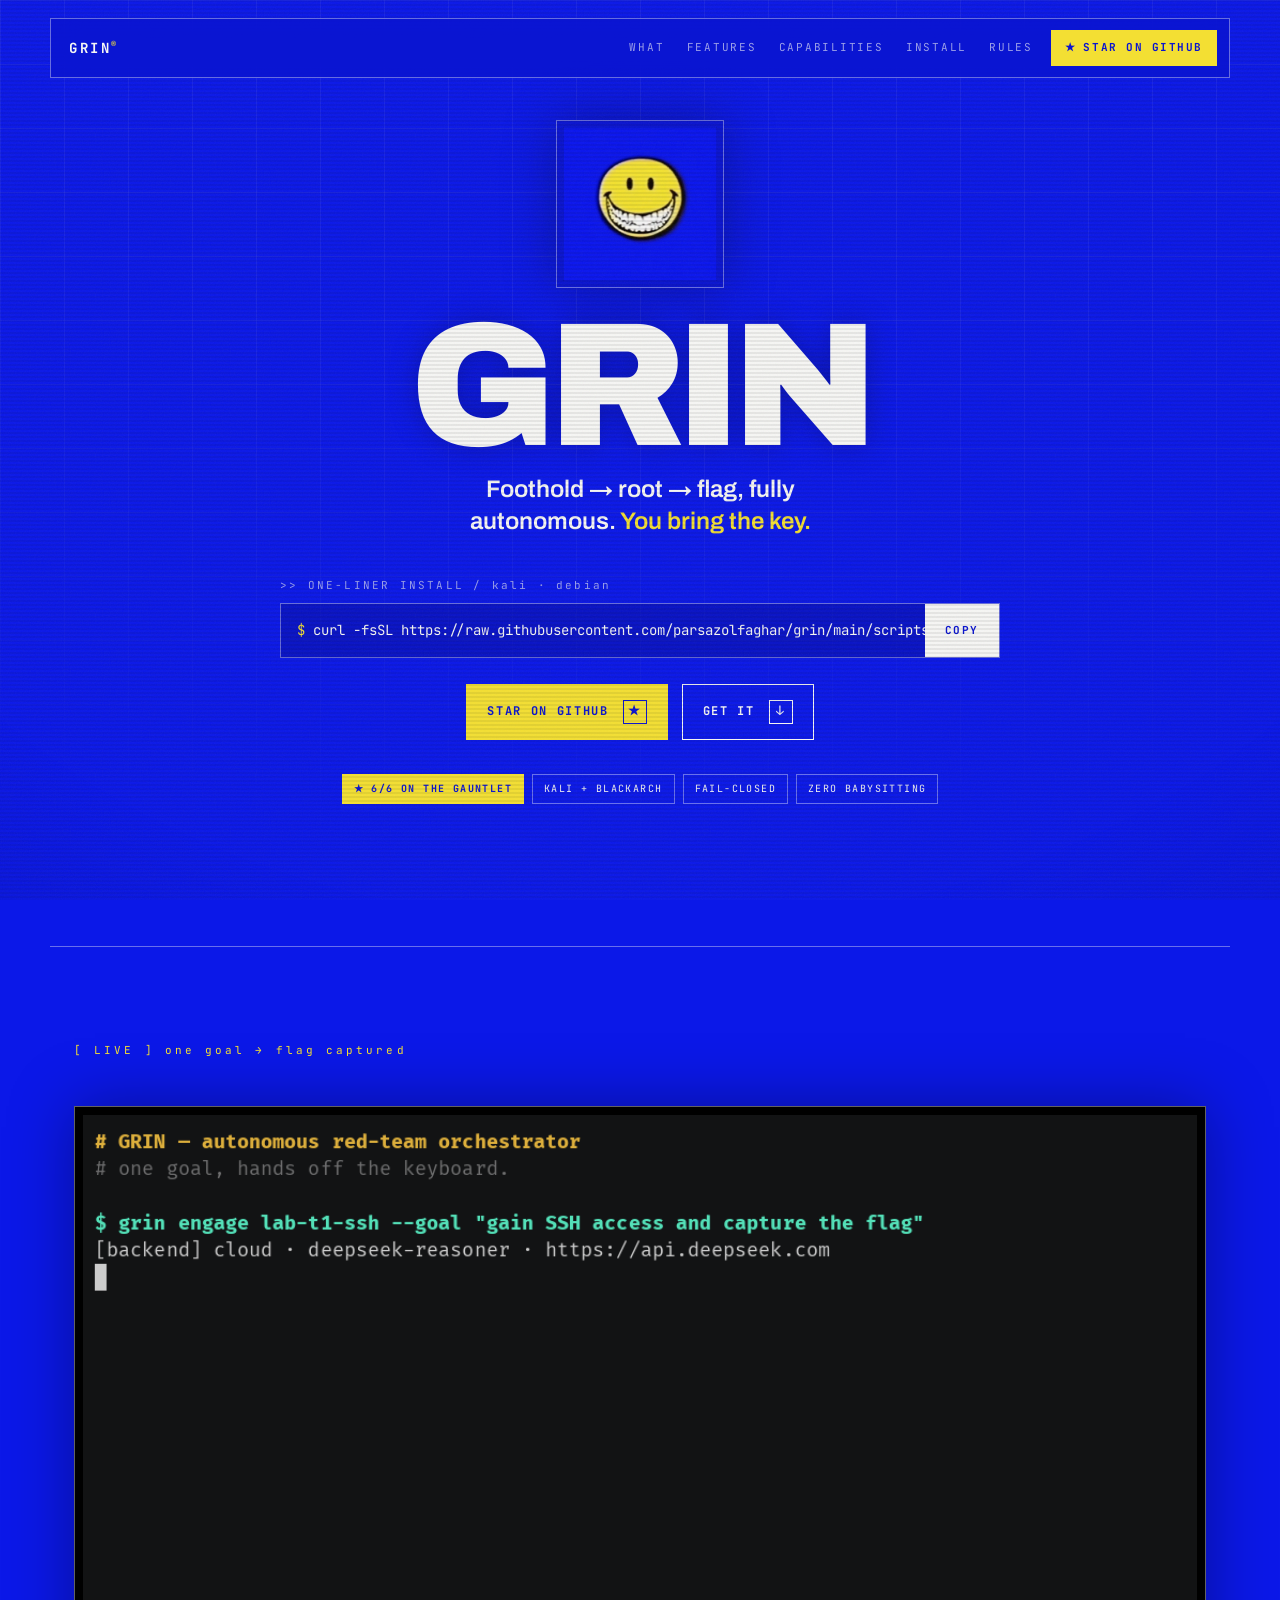
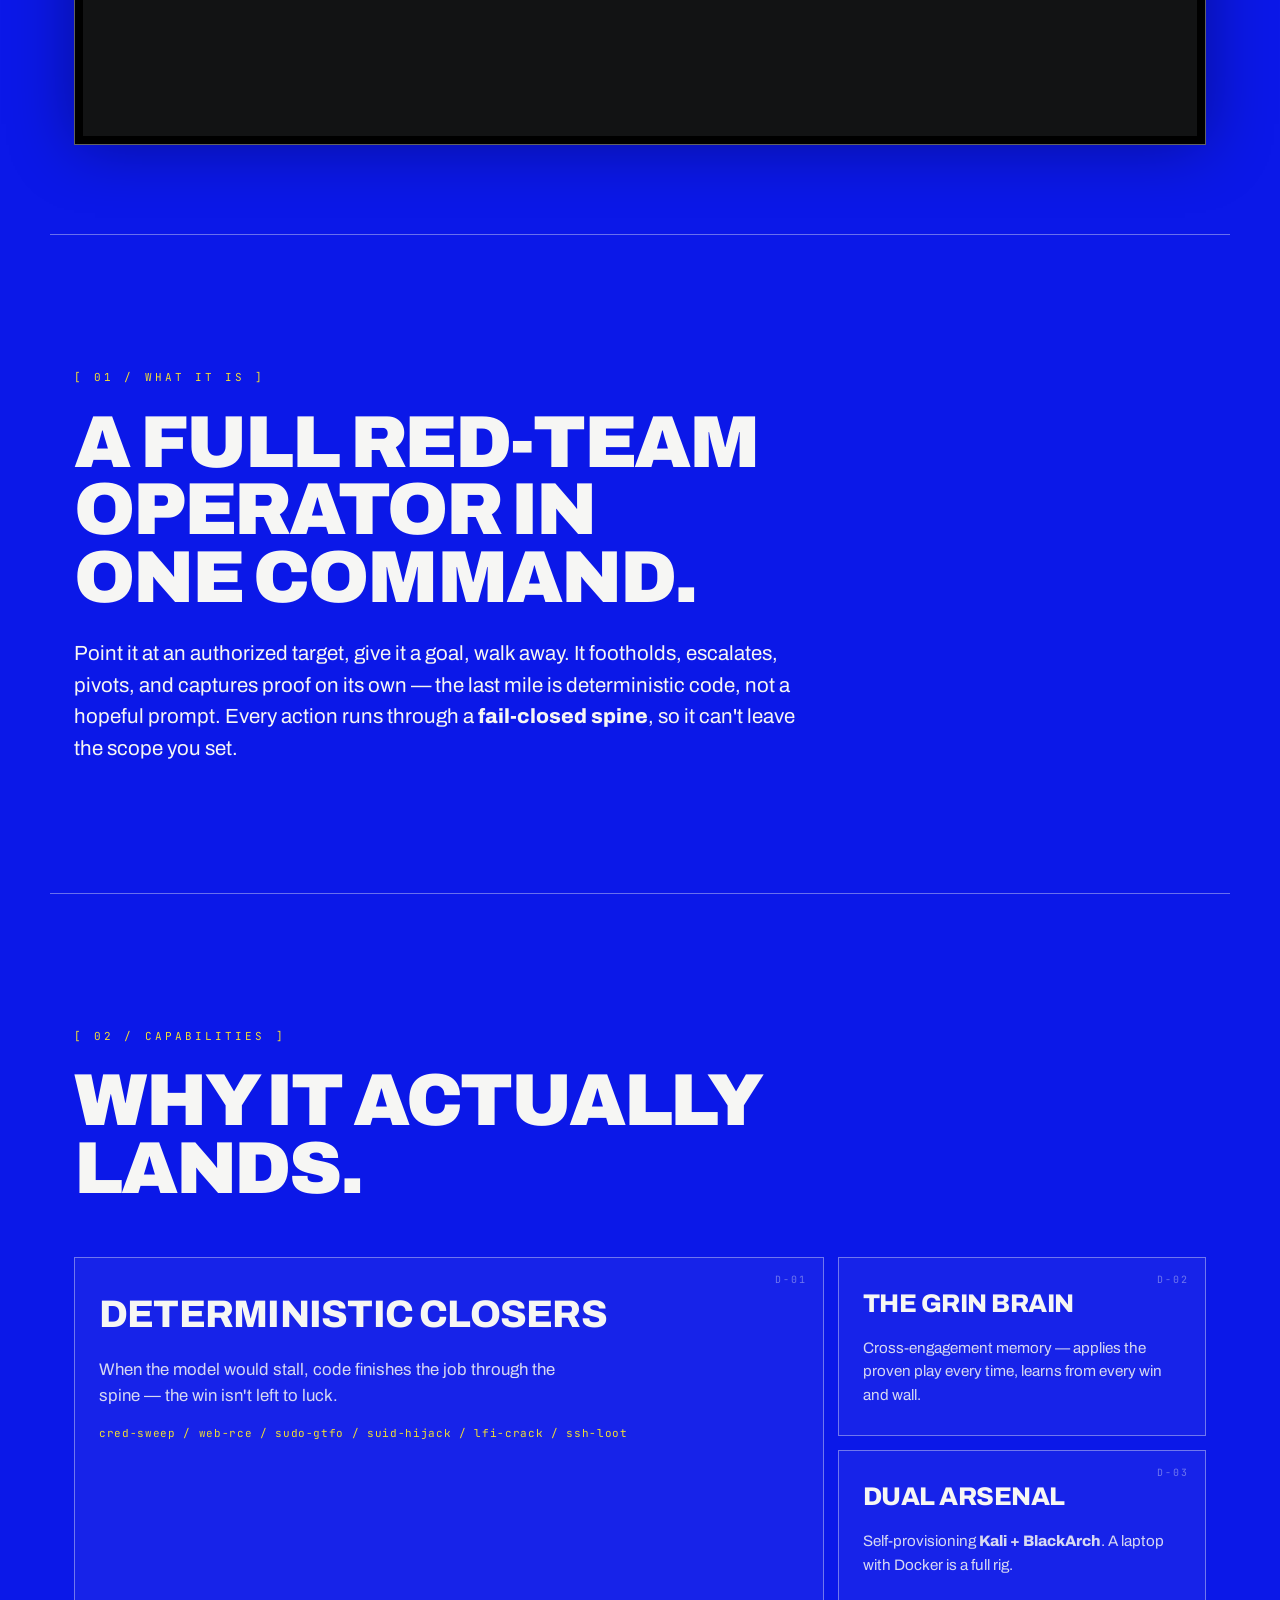
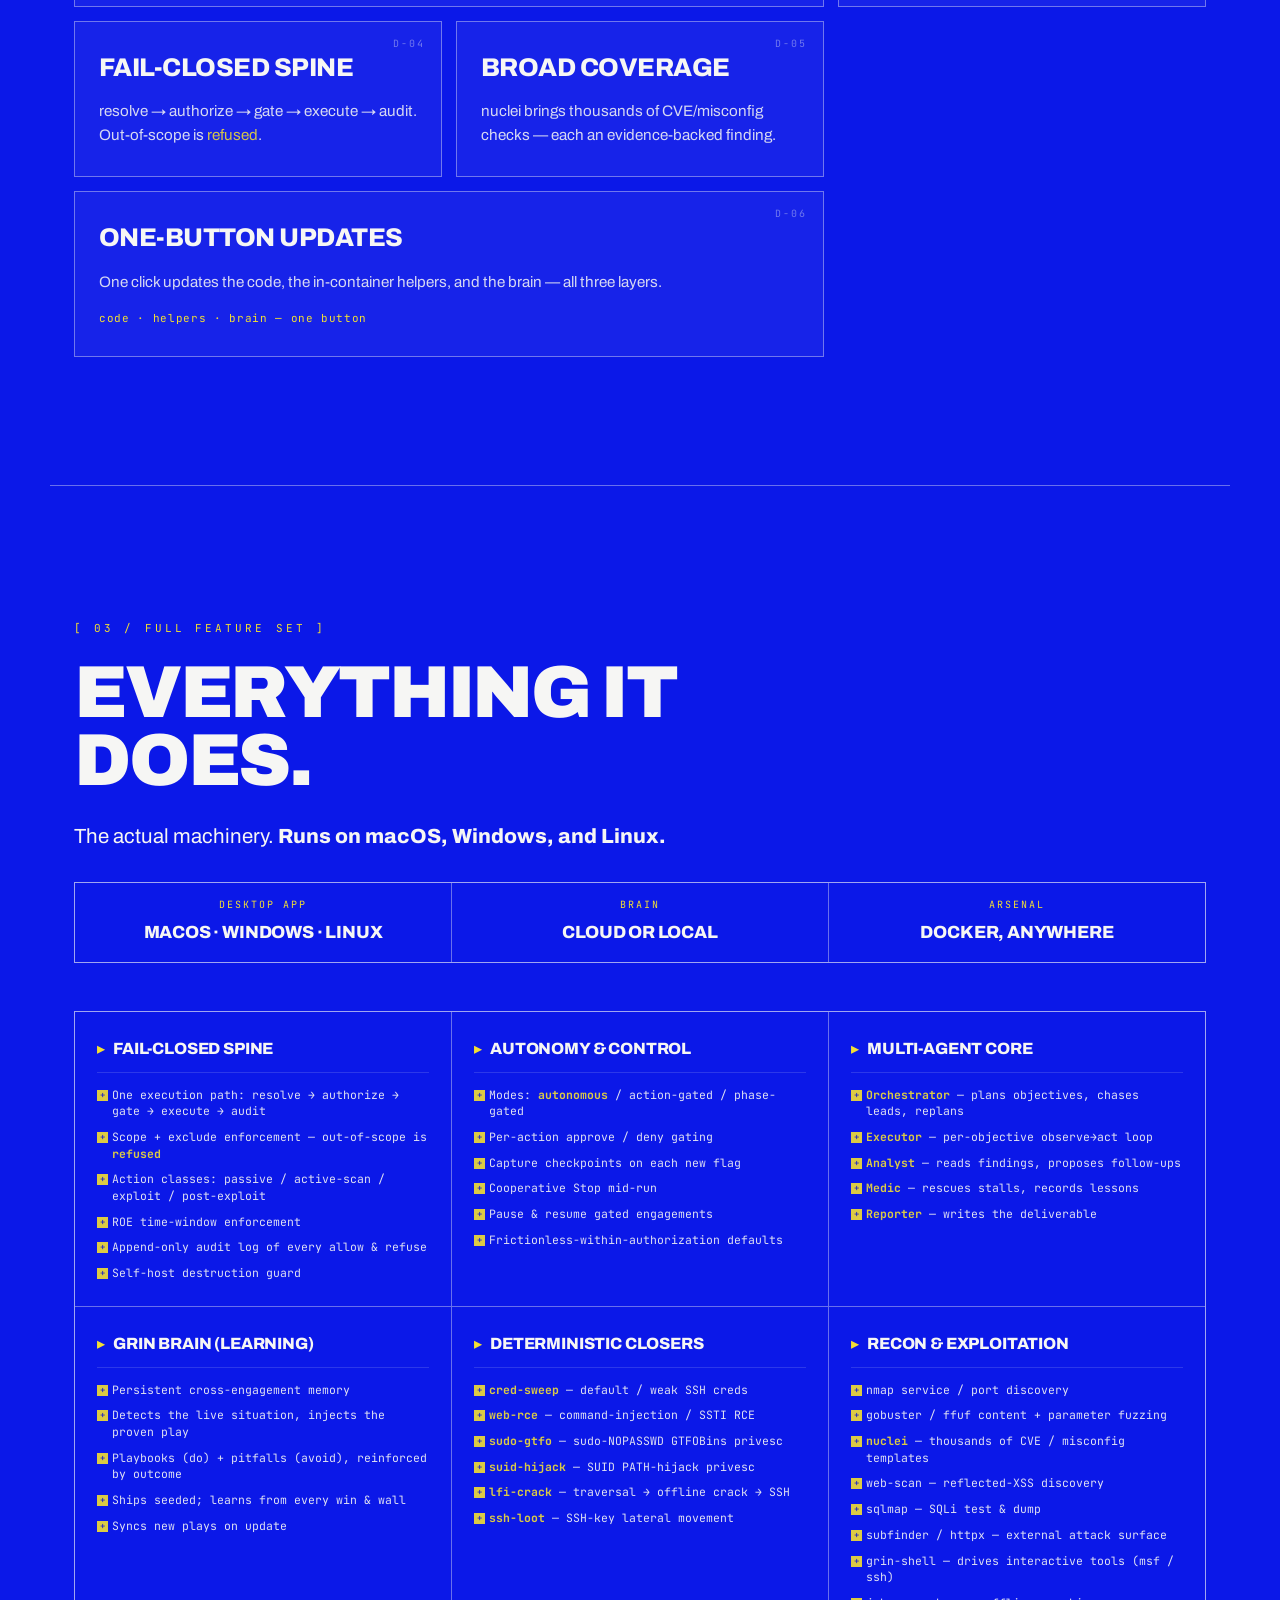
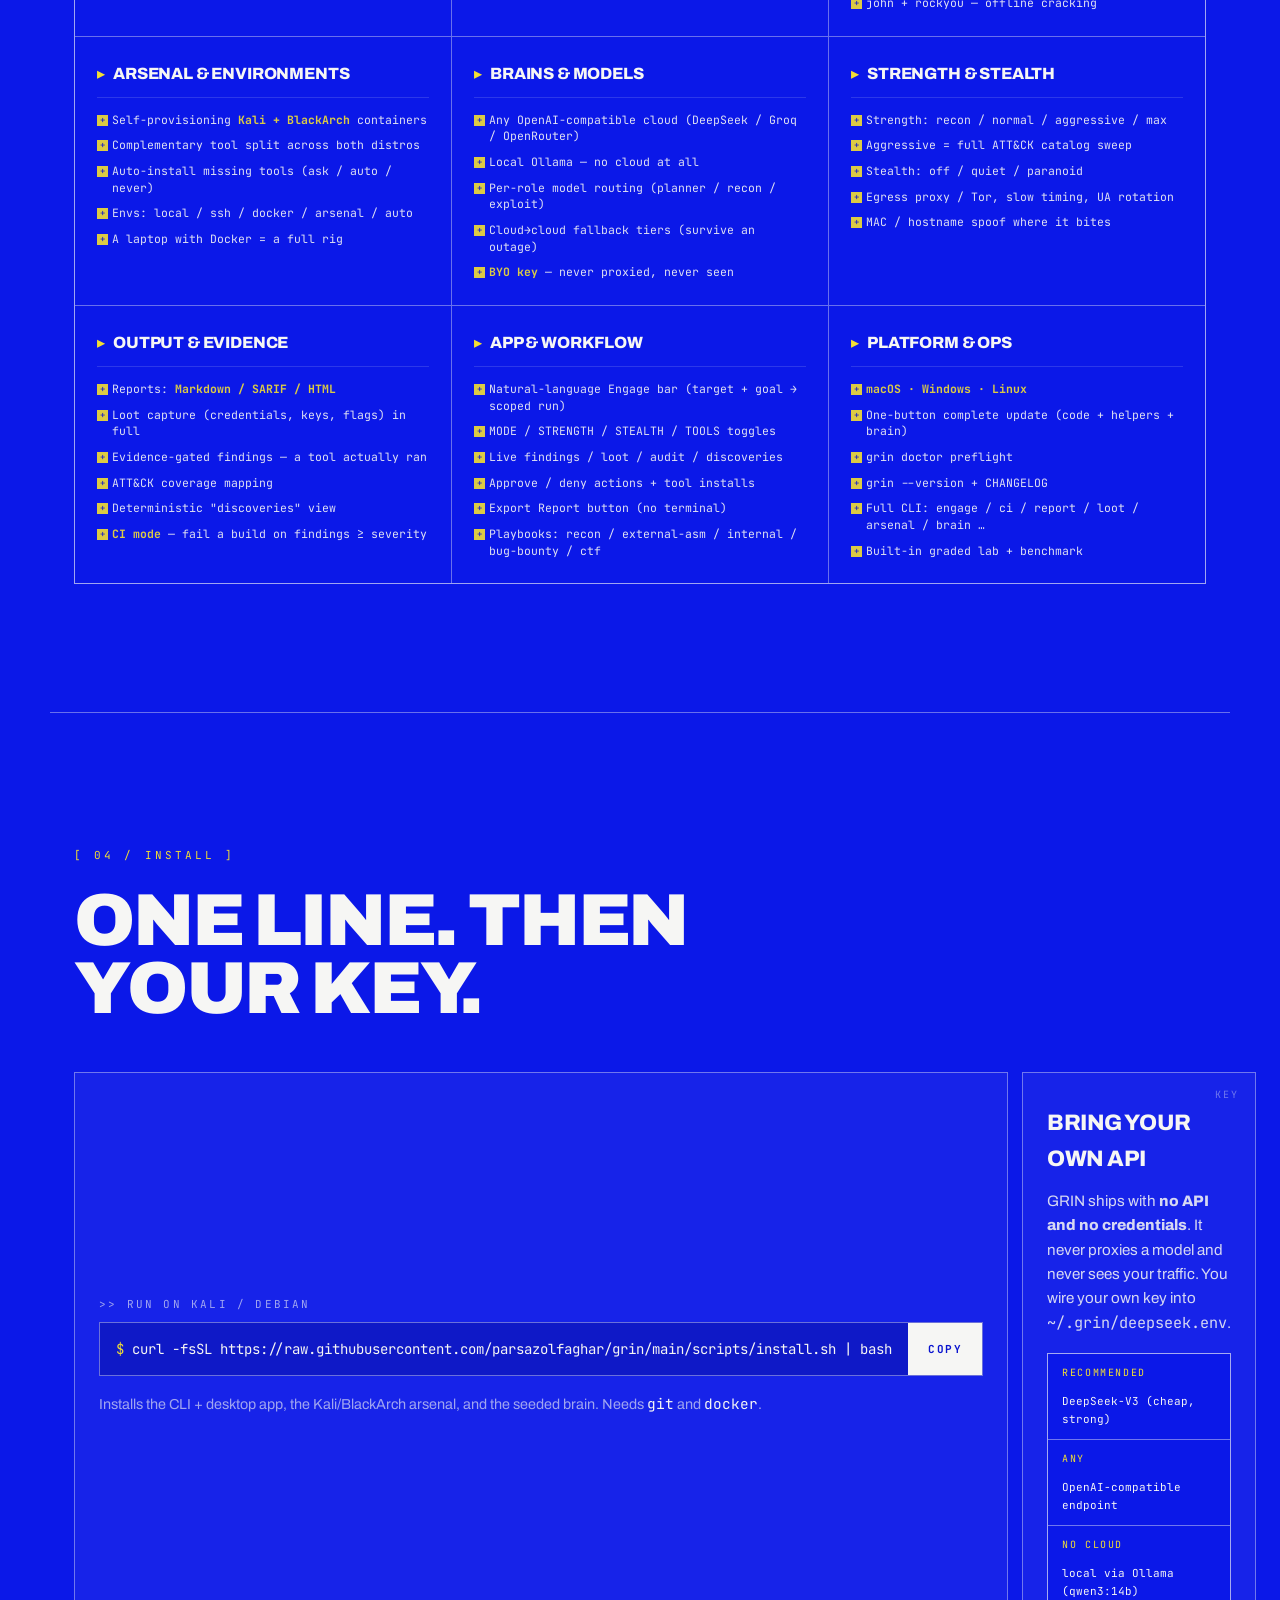
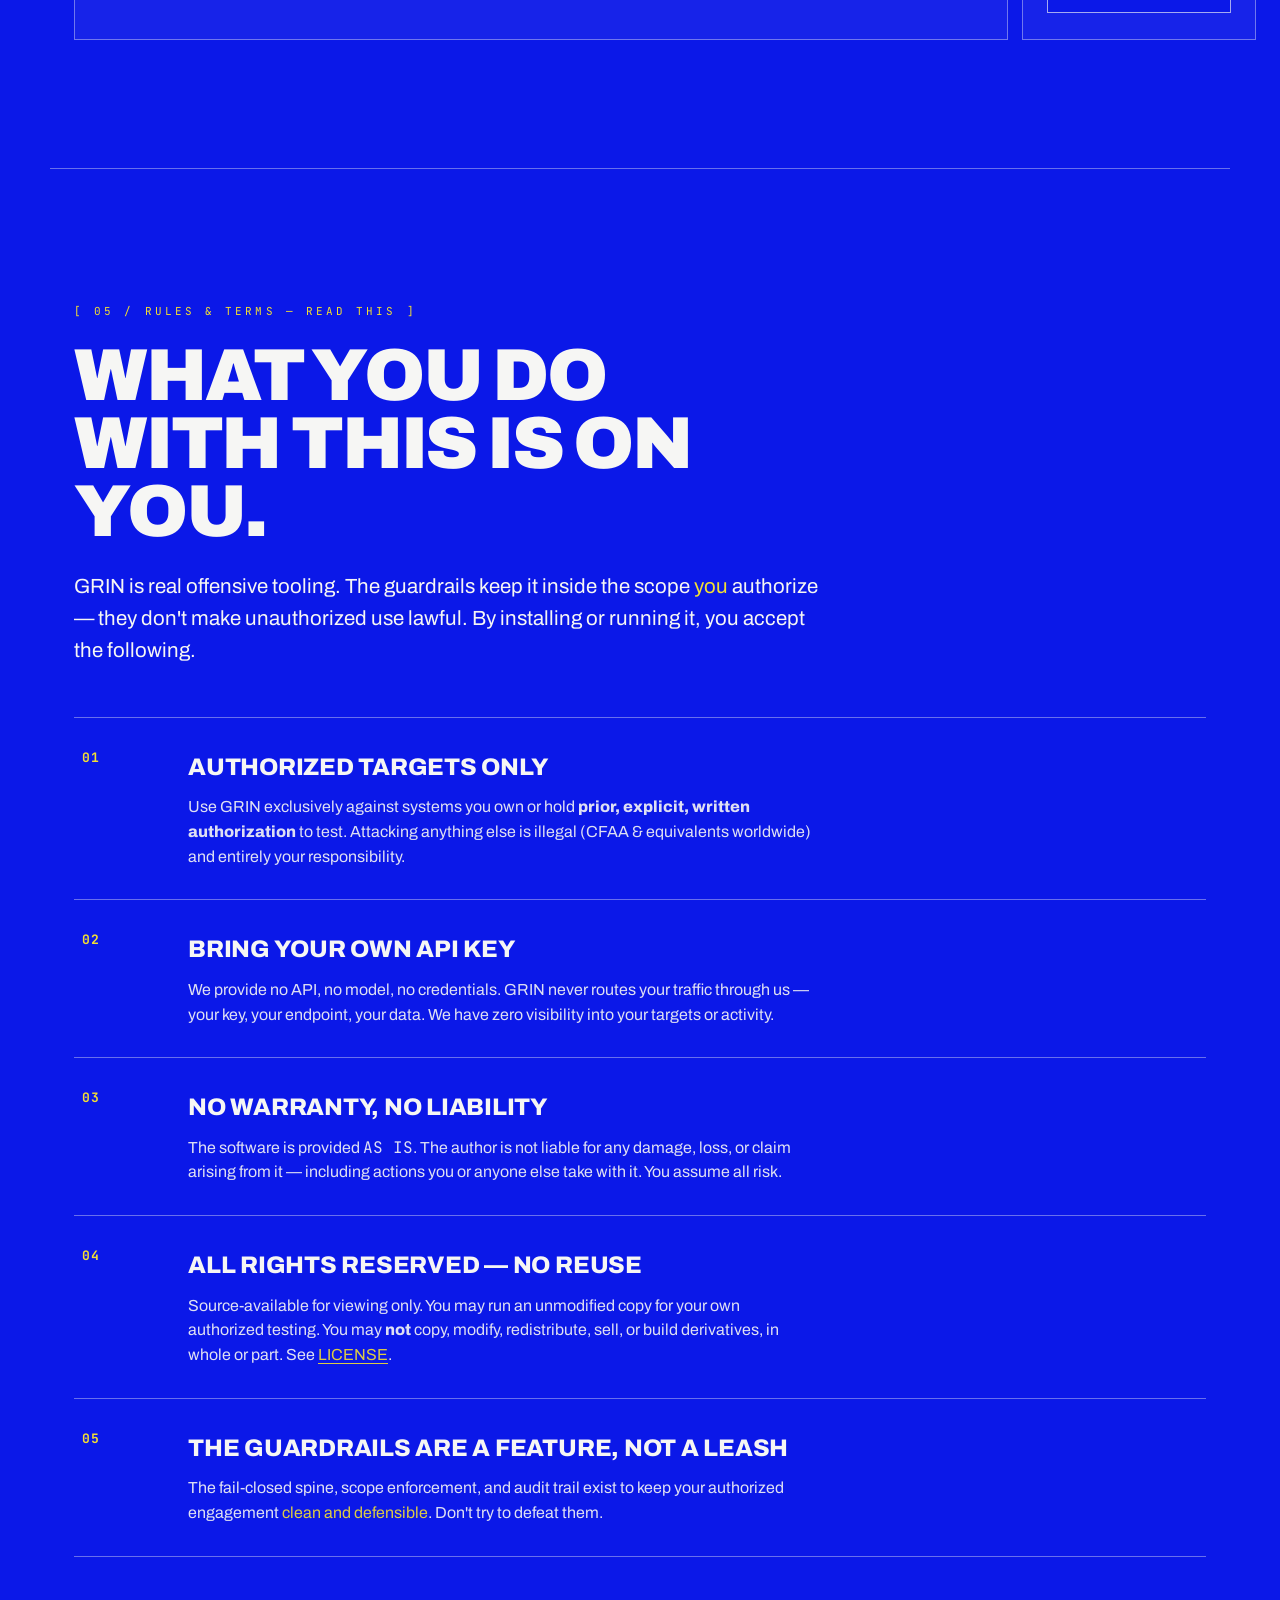
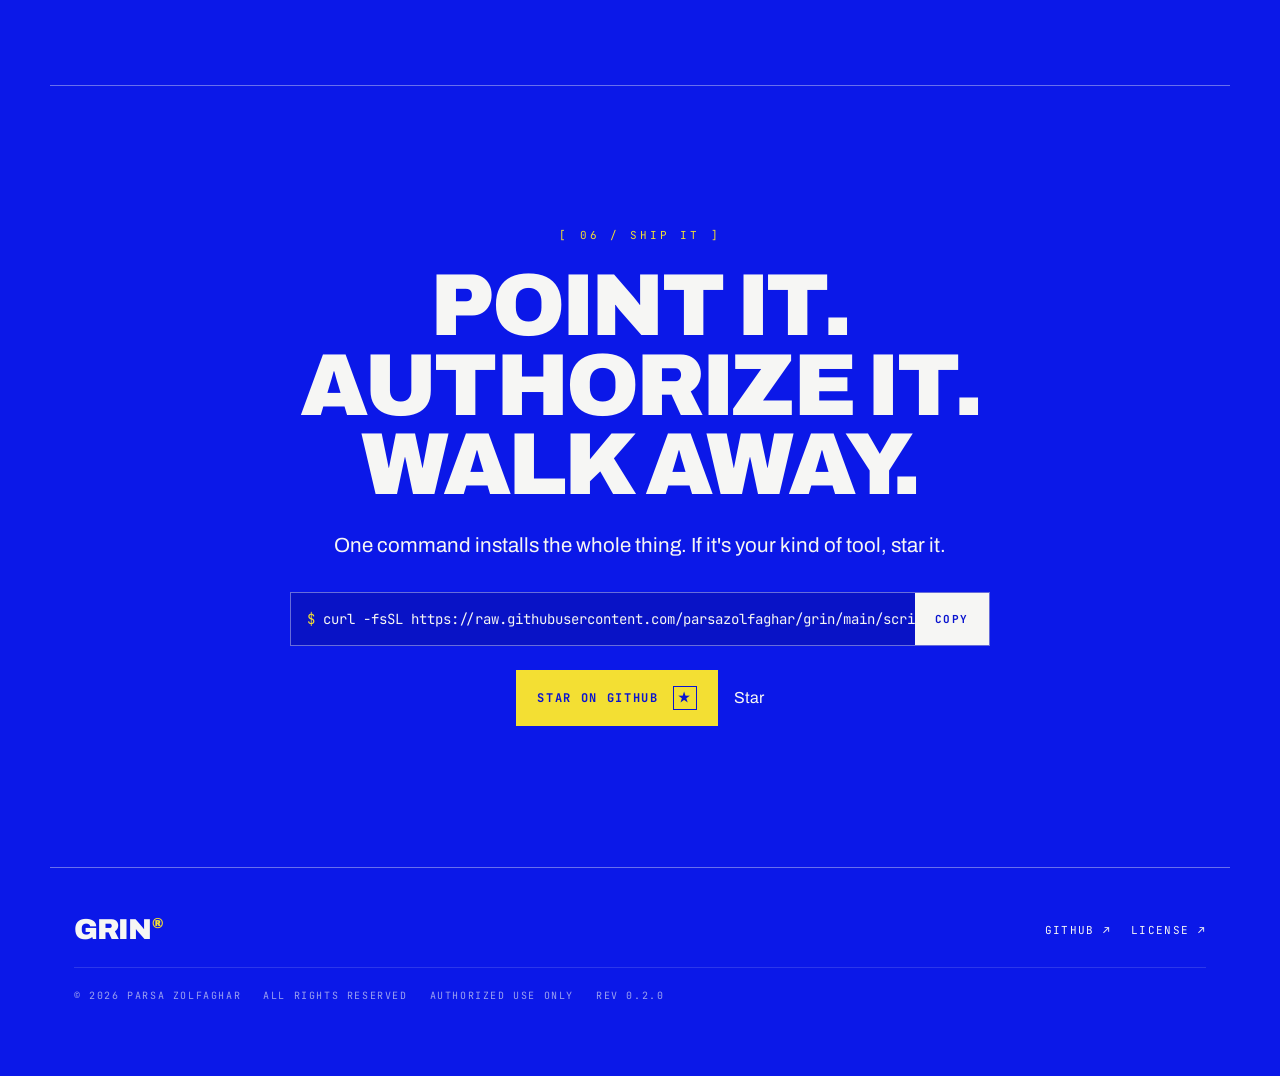
<file: site/index.html>
<!doctype html>
<html lang="en">
<head>
<meta charset="utf-8">
<meta name="viewport" content="width=device-width, initial-scale=1">
<title>GRIN // autonomous red-team orchestrator</title>
<meta name="description" content="GRIN — an autonomous, fail-closed red-team orchestrator. Deterministic exploit closers, a learning brain, Kali+BlackArch arsenal. Bring your own API key. Authorized testing only.">
<meta property="og:title" content="GRIN // autonomous red-team orchestrator">
<meta property="og:description" content="Deterministic exploit closers. A learning brain. Kali+BlackArch arsenal. Fail-closed by design. Bring your own key.">
<meta property="og:type" content="website">
<meta property="og:url" content="https://parsazolfaghar.github.io/grin/">
<meta property="og:image" content="https://parsazolfaghar.github.io/grin/og.png">
<meta property="og:image:width" content="1200">
<meta property="og:image:height" content="630">
<meta name="twitter:card" content="summary_large_image">
<meta name="twitter:title" content="GRIN // autonomous red-team orchestrator">
<meta name="twitter:description" content="Foothold → root → flag, fully autonomous. Fail-closed by design. Bring your own key.">
<meta name="twitter:image" content="https://parsazolfaghar.github.io/grin/og.png">
<meta name="theme-color" content="#0b18e8">
<link rel="icon" href="data:image/svg+xml,%3Csvg xmlns='http://www.w3.org/2000/svg' viewBox='0 0 32 32'%3E%3Crect width='32' height='32' fill='%230b18e8'/%3E%3Ctext x='16' y='23' font-family='monospace' font-size='20' font-weight='bold' fill='%23f3df33' text-anchor='middle'%3EG%3C/text%3E%3C/svg%3E">
<link rel="preconnect" href="https://fonts.googleapis.com">
<link rel="preconnect" href="https://fonts.gstatic.com" crossorigin>
<link href="https://fonts.googleapis.com/css2?family=Archivo:wght@600;800;900&family=JetBrains+Mono:wght@400;500;700&display=swap" rel="stylesheet">
<link rel="stylesheet" href="style.css">
<script>document.documentElement.className+=" js";</script>
</head>
<body>

<!-- fixed analog-degradation overlays (pointer-events none) -->
<div class="fx fx-grid" aria-hidden="true"></div>
<div class="fx fx-scan" aria-hidden="true"></div>
<div class="fx fx-noise" aria-hidden="true"></div>
<div class="fx fx-vignette" aria-hidden="true"></div>

<!-- floating telemetry nav -->
<nav class="nav" aria-label="primary">
  <a class="nav-mark" href="#top">GRIN<sup>®</sup></a>
  <div class="nav-links">
    <a href="#what">WHAT</a>
    <a href="#features">FEATURES</a>
    <a href="#caps">CAPABILITIES</a>
    <a href="#install">INSTALL</a>
    <a href="#rules">RULES</a>
  </div>
  <a class="nav-star" href="https://github.com/parsazolfaghar/grin" target="_blank" rel="noopener">
    <span class="star">★</span> STAR ON GITHUB
  </a>
  <button class="nav-burger" aria-label="menu" aria-expanded="false"><span></span><span></span></button>
</nav>
<div class="navmodal" hidden>
  <a href="#what">WHAT</a><a href="#features">FEATURES</a><a href="#caps">CAPABILITIES</a><a href="#install">INSTALL</a>
  <a href="#rules">RULES</a>
  <a class="navmodal-star" href="https://github.com/parsazolfaghar/grin" target="_blank" rel="noopener">★ STAR ON GITHUB</a>
</div>

<main id="top">

<!-- ░░ HERO ░░ -->
<header class="hero">
  <div class="hero-logo reveal">
    <img src="logo.png" alt="GRIN — CRT smiley logo" width="168" height="168">
  </div>

  <h1 class="hero-word reveal">GRIN</h1>

  <p class="hero-tag reveal">
    Foothold &rarr; root &rarr; flag, fully autonomous.
    <span class="hl">You bring the key.</span>
  </p>

  <div class="hero-cmd reveal">
    <div class="cmd-label">&gt;&gt; ONE-LINER INSTALL <span class="dim">/ kali · debian</span></div>
    <div class="cmd-row">
      <code id="cmd">curl -fsSL https://raw.githubusercontent.com/parsazolfaghar/grin/main/scripts/install.sh | bash</code>
      <button class="cmd-copy" data-copy="#cmd" aria-label="copy install command">COPY</button>
    </div>
  </div>

  <div class="hero-cta reveal">
    <a class="btn btn-primary" href="https://github.com/parsazolfaghar/grin" target="_blank" rel="noopener">
      STAR ON GITHUB <span class="btn-ico">★</span>
    </a>
    <a class="btn btn-ghost" href="#install">GET IT <span class="btn-ico">↓</span></a>
  </div>

  <div class="hero-chips reveal">
    <span>★ 6/6 ON THE GAUNTLET</span><span>KALI + BLACKARCH</span><span>FAIL-CLOSED</span><span>ZERO BABYSITTING</span>
  </div>

  <div class="hero-scroll reveal">[ SCROLL <span class="blink">&#9662;</span> ]</div>
</header>

<hr class="rule">

<!-- ░░ DEMO ░░ -->
<section class="band demo">
  <div class="band-head reveal">
    <span class="eyebrow">[ LIVE ] one goal &rarr; flag captured</span>
  </div>
  <div class="demo-frame reveal">
    <img src="demo.gif" alt="grin capturing a flag autonomously" loading="lazy">
  </div>
</section>

<hr class="rule">

<!-- ░░ WHAT ░░ -->
<section id="what" class="band">
  <div class="band-head reveal">
    <span class="eyebrow">[ 01 / WHAT IT IS ]</span>
    <h2>A full red-team operator in one command.</h2>
  </div>
  <p class="lead reveal">
    Point it at an authorized target, give it a goal, walk away. It footholds, escalates, pivots, and
    captures proof on its own &mdash; the last mile is deterministic code, not a hopeful prompt. Every
    action runs through a <strong>fail-closed spine</strong>, so it can't leave the scope you set.
  </p>
</section>

<hr class="rule">

<!-- ░░ CAPABILITIES ░░ -->
<section id="caps" class="band">
  <div class="band-head reveal">
    <span class="eyebrow">[ 02 / CAPABILITIES ]</span>
    <h2>Why it actually lands.</h2>
  </div>

  <div class="bento">
    <article class="cell cell-lg reveal">
      <div class="cell-id">D-01</div>
      <h3>Deterministic closers</h3>
      <p>When the model would stall, code finishes the job through the spine &mdash; the win isn't left to luck.</p>
      <samp class="cell-tags">cred-sweep / web-rce / sudo-gtfo / suid-hijack / lfi-crack / ssh-loot</samp>
    </article>

    <article class="cell reveal">
      <div class="cell-id">D-02</div>
      <h3>The Grin Brain</h3>
      <p>Cross-engagement memory &mdash; applies the proven play every time, learns from every win and wall.</p>
    </article>

    <article class="cell reveal">
      <div class="cell-id">D-03</div>
      <h3>Dual arsenal</h3>
      <p>Self-provisioning <strong>Kali + BlackArch</strong>. A laptop with Docker is a full rig.</p>
    </article>

    <article class="cell reveal">
      <div class="cell-id">D-04</div>
      <h3>Fail-closed spine</h3>
      <p>resolve &rarr; authorize &rarr; gate &rarr; execute &rarr; audit. Out-of-scope is <span class="hl">refused</span>.</p>
    </article>

    <article class="cell reveal">
      <div class="cell-id">D-05</div>
      <h3>Broad coverage</h3>
      <p>nuclei brings thousands of CVE/misconfig checks &mdash; each an evidence-backed finding.</p>
    </article>

    <article class="cell cell-wide reveal">
      <div class="cell-id">D-06</div>
      <h3>One-button updates</h3>
      <p>One click updates the code, the in-container helpers, and the brain &mdash; all three layers.</p>
      <samp class="cell-tags">code · helpers · brain &mdash; one button</samp>
    </article>
  </div>
</section>

<hr class="rule">

<!-- ░░ FULL FEATURE SET ░░ -->
<section id="features" class="band">
  <div class="band-head reveal">
    <span class="eyebrow">[ 03 / FULL FEATURE SET ]</span>
    <h2>Everything it does.</h2>
    <p class="lead">The actual machinery. <strong>Runs on macOS, Windows, and Linux.</strong></p>
    <dl class="platforms reveal">
      <div><dt>DESKTOP APP</dt><dd>macOS · Windows · Linux</dd></div>
      <div><dt>BRAIN</dt><dd>Cloud or Local</dd></div>
      <div><dt>ARSENAL</dt><dd>Docker, anywhere</dd></div>
    </dl>
  </div>

  <div class="specs">
    <div class="spec reveal"><h3>Fail-closed spine</h3><ul>
      <li>One execution path: resolve &rarr; authorize &rarr; gate &rarr; execute &rarr; audit</li>
      <li>Scope + exclude enforcement &mdash; out-of-scope is <b>refused</b></li>
      <li>Action classes: passive / active-scan / exploit / post-exploit</li>
      <li>ROE time-window enforcement</li>
      <li>Append-only audit log of every allow &amp; refuse</li>
      <li>Self-host destruction guard</li>
    </ul></div>

    <div class="spec reveal"><h3>Autonomy &amp; control</h3><ul>
      <li>Modes: <b>autonomous</b> / action-gated / phase-gated</li>
      <li>Per-action approve / deny gating</li>
      <li>Capture checkpoints on each new flag</li>
      <li>Cooperative Stop mid-run</li>
      <li>Pause &amp; resume gated engagements</li>
      <li>Frictionless-within-authorization defaults</li>
    </ul></div>

    <div class="spec reveal"><h3>Multi-agent core</h3><ul>
      <li><b>Orchestrator</b> &mdash; plans objectives, chases leads, replans</li>
      <li><b>Executor</b> &mdash; per-objective observe&rarr;act loop</li>
      <li><b>Analyst</b> &mdash; reads findings, proposes follow-ups</li>
      <li><b>Medic</b> &mdash; rescues stalls, records lessons</li>
      <li><b>Reporter</b> &mdash; writes the deliverable</li>
    </ul></div>

    <div class="spec reveal"><h3>Grin Brain (learning)</h3><ul>
      <li>Persistent cross-engagement memory</li>
      <li>Detects the live situation, injects the proven play</li>
      <li>Playbooks (do) + pitfalls (avoid), reinforced by outcome</li>
      <li>Ships seeded; learns from every win &amp; wall</li>
      <li>Syncs new plays on update</li>
    </ul></div>

    <div class="spec reveal"><h3>Deterministic closers</h3><ul>
      <li><b>cred-sweep</b> &mdash; default / weak SSH creds</li>
      <li><b>web-rce</b> &mdash; command-injection / SSTI RCE</li>
      <li><b>sudo-gtfo</b> &mdash; sudo-NOPASSWD GTFOBins privesc</li>
      <li><b>suid-hijack</b> &mdash; SUID PATH-hijack privesc</li>
      <li><b>lfi-crack</b> &mdash; traversal &rarr; offline crack &rarr; SSH</li>
      <li><b>ssh-loot</b> &mdash; SSH-key lateral movement</li>
    </ul></div>

    <div class="spec reveal"><h3>Recon &amp; exploitation</h3><ul>
      <li>nmap service / port discovery</li>
      <li>gobuster / ffuf content + parameter fuzzing</li>
      <li><b>nuclei</b> &mdash; thousands of CVE / misconfig templates</li>
      <li>web-scan &mdash; reflected-XSS discovery</li>
      <li>sqlmap &mdash; SQLi test &amp; dump</li>
      <li>subfinder / httpx &mdash; external attack surface</li>
      <li>grin-shell &mdash; drives interactive tools (msf / ssh)</li>
      <li>john + rockyou &mdash; offline cracking</li>
    </ul></div>

    <div class="spec reveal"><h3>Arsenal &amp; environments</h3><ul>
      <li>Self-provisioning <b>Kali + BlackArch</b> containers</li>
      <li>Complementary tool split across both distros</li>
      <li>Auto-install missing tools (ask / auto / never)</li>
      <li>Envs: local / ssh / docker / arsenal / auto</li>
      <li>A laptop with Docker = a full rig</li>
    </ul></div>

    <div class="spec reveal"><h3>Brains &amp; models</h3><ul>
      <li>Any OpenAI-compatible cloud (DeepSeek / Groq / OpenRouter)</li>
      <li>Local Ollama &mdash; no cloud at all</li>
      <li>Per-role model routing (planner / recon / exploit)</li>
      <li>Cloud&rarr;cloud fallback tiers (survive an outage)</li>
      <li><b>BYO key</b> &mdash; never proxied, never seen</li>
    </ul></div>

    <div class="spec reveal"><h3>Strength &amp; stealth</h3><ul>
      <li>Strength: recon / normal / aggressive / max</li>
      <li>Aggressive = full ATT&amp;CK catalog sweep</li>
      <li>Stealth: off / quiet / paranoid</li>
      <li>Egress proxy / Tor, slow timing, UA rotation</li>
      <li>MAC / hostname spoof where it bites</li>
    </ul></div>

    <div class="spec reveal"><h3>Output &amp; evidence</h3><ul>
      <li>Reports: <b>Markdown / SARIF / HTML</b></li>
      <li>Loot capture (credentials, keys, flags) in full</li>
      <li>Evidence-gated findings &mdash; a tool actually ran</li>
      <li>ATT&amp;CK coverage mapping</li>
      <li>Deterministic "discoveries" view</li>
      <li><b>CI mode</b> &mdash; fail a build on findings &ge; severity</li>
    </ul></div>

    <div class="spec reveal"><h3>App &amp; workflow</h3><ul>
      <li>Natural-language Engage bar (target + goal &rarr; scoped run)</li>
      <li>MODE / STRENGTH / STEALTH / TOOLS toggles</li>
      <li>Live findings / loot / audit / discoveries</li>
      <li>Approve / deny actions + tool installs</li>
      <li>Export Report button (no terminal)</li>
      <li>Playbooks: recon / external-asm / internal / bug-bounty / ctf</li>
    </ul></div>

    <div class="spec reveal"><h3>Platform &amp; ops</h3><ul>
      <li><b>macOS · Windows · Linux</b></li>
      <li>One-button complete update (code + helpers + brain)</li>
      <li><samp>grin doctor</samp> preflight</li>
      <li><samp>grin --version</samp> + CHANGELOG</li>
      <li>Full CLI: engage / ci / report / loot / arsenal / brain …</li>
      <li>Built-in graded lab + benchmark</li>
    </ul></div>
  </div>
</section>

<hr class="rule">

<!-- ░░ INSTALL ░░ -->
<section id="install" class="band">
  <div class="band-head reveal">
    <span class="eyebrow">[ 04 / INSTALL ]</span>
    <h2>One line. Then your key.</h2>
  </div>

  <div class="install-grid">
    <div class="install-cmd reveal">
      <div class="cmd-label">&gt;&gt; RUN ON KALI / DEBIAN</div>
      <div class="cmd-row">
        <code id="cmd2">curl -fsSL https://raw.githubusercontent.com/parsazolfaghar/grin/main/scripts/install.sh | bash</code>
        <button class="cmd-copy" data-copy="#cmd2" aria-label="copy install command">COPY</button>
      </div>
      <p class="install-note">Installs the CLI + desktop app, the Kali/BlackArch arsenal, and the
      seeded brain. Needs <samp>git</samp> and <samp>docker</samp>.</p>
    </div>

    <aside class="install-key reveal">
      <div class="cell-id">KEY</div>
      <h3>Bring your own API</h3>
      <p>GRIN ships with <strong>no API and no credentials</strong>. It never proxies a model and
      never sees your traffic. You wire your own key into <samp>~/.grin/deepseek.env</samp>.</p>
      <dl class="models">
        <div><dt>RECOMMENDED</dt><dd>DeepSeek-V3 (cheap, strong)</dd></div>
        <div><dt>ANY</dt><dd>OpenAI-compatible endpoint</dd></div>
        <div><dt>NO CLOUD</dt><dd>local via Ollama (qwen3:14b)</dd></div>
      </dl>
    </aside>
  </div>
</section>

<hr class="rule">

<!-- ░░ RULES / POLICY ░░ -->
<section id="rules" class="band band-rules">
  <div class="band-head reveal">
    <span class="eyebrow eyebrow-warn">[ 05 / RULES &amp; TERMS — READ THIS ]</span>
    <h2>What you do with this is on you.</h2>
    <p class="lead">GRIN is real offensive tooling. The guardrails keep it inside the scope
    <em>you</em> authorize &mdash; they don't make unauthorized use lawful. By installing or running
    it, you accept the following.</p>
  </div>

  <ol class="terms">
    <li class="reveal"><span class="t-no">01</span>
      <div class="t-body">
        <h4>Authorized targets only</h4>
        <p>Use GRIN exclusively against systems you own or hold <strong>prior, explicit, written
        authorization</strong> to test. Attacking anything else is illegal (CFAA &amp; equivalents
        worldwide) and entirely your responsibility.</p>
      </div>
    </li>
    <li class="reveal"><span class="t-no">02</span>
      <div class="t-body">
        <h4>Bring your own API key</h4>
        <p>We provide no API, no model, no credentials. GRIN never routes your traffic through us &mdash;
        your key, your endpoint, your data. We have zero visibility into your targets or activity.</p>
      </div>
    </li>
    <li class="reveal"><span class="t-no">03</span>
      <div class="t-body">
        <h4>No warranty, no liability</h4>
        <p>The software is provided <samp>AS IS</samp>. The author is not liable for any damage, loss,
        or claim arising from it &mdash; including actions you or anyone else take with it. You assume
        all risk.</p>
      </div>
    </li>
    <li class="reveal"><span class="t-no">04</span>
      <div class="t-body">
        <h4>All rights reserved &mdash; no reuse</h4>
        <p>Source-available for viewing only. You may run an unmodified copy for your own authorized
        testing. You may <strong>not</strong> copy, modify, redistribute, sell, or build derivatives,
        in whole or part. See <a href="https://github.com/parsazolfaghar/grin/blob/main/LICENSE" target="_blank" rel="noopener">LICENSE</a>.</p>
      </div>
    </li>
    <li class="reveal"><span class="t-no">05</span>
      <div class="t-body">
        <h4>The guardrails are a feature, not a leash</h4>
        <p>The fail-closed spine, scope enforcement, and audit trail exist to keep your authorized
        engagement <em>clean and defensible</em>. Don't try to defeat them.</p>
      </div>
    </li>
  </ol>
</section>

<hr class="rule">

<!-- ░░ CLOSING CTA ░░ -->
<section class="ctaband">
  <div class="ctaband-in reveal">
    <span class="eyebrow">[ 06 / SHIP IT ]</span>
    <h2>Point it. Authorize it.<br>Walk away.</h2>
    <p class="lead">One command installs the whole thing. If it's your kind of tool, star it.</p>
    <div class="ctaband-cmd">
      <div class="cmd-row">
        <code id="cmd3">curl -fsSL https://raw.githubusercontent.com/parsazolfaghar/grin/main/scripts/install.sh | bash</code>
        <button class="cmd-copy" data-copy="#cmd3" aria-label="copy install command">COPY</button>
      </div>
    </div>
    <div class="ctaband-row">
      <a class="btn btn-primary" href="https://github.com/parsazolfaghar/grin" target="_blank" rel="noopener">
        STAR ON GITHUB <span class="btn-ico">★</span>
      </a>
      <span class="gh-star">
        <a class="github-button" href="https://github.com/parsazolfaghar/grin"
           data-color-scheme="dark" data-size="large" data-show-count="true"
           aria-label="Star parsazolfaghar/grin on GitHub">Star</a>
      </span>
    </div>
  </div>
</section>

</main>

<footer class="foot">
  <div class="foot-top">
    <div class="foot-mark">GRIN<sup>®</sup></div>
    <div class="foot-links">
      <a href="https://github.com/parsazolfaghar/grin" target="_blank" rel="noopener">GITHUB ↗</a>
      <a href="https://github.com/parsazolfaghar/grin/blob/main/LICENSE" target="_blank" rel="noopener">LICENSE ↗</a>
    </div>
  </div>
  <div class="foot-meta">
    <span>© 2026 PARSA ZOLFAGHAR</span>
    <span>ALL RIGHTS RESERVED</span>
    <span>AUTHORIZED USE ONLY</span>
    <span>REV 0.2.0</span>
  </div>
</footer>

<script async defer src="https://buttons.github.io/buttons.js"></script>
<script src="app.js" defer></script>
</body>
</html>
</file>
<file: site/style.css>
/* GRIN // matches the app: electric-blue CRT, off-white phosphor text, yellow accent, white hairlines.
   JetBrains Mono telemetry + Archivo Black wordmark. Sharp 90° geometry. Scroll-reveal motion. */

:root{
  --blue:#0b18e8;            /* app root background */
  --blue-deep:#0a14cf;       /* app chrome / panels */
  --blue-dark:#070f9e;       /* deepest, vignette */
  --ink:#f6f6f4;             /* phosphor */
  --dim:rgba(246,246,244,.62);
  --faint:rgba(246,246,244,.40);
  --yellow:#f3df33;
  --line:rgba(246,246,244,.40);   /* the app's hairline */
  --line-2:rgba(246,246,244,.14);
  --panel:rgba(246,246,244,.05);
  --mono:"JetBrains Mono",ui-monospace,monospace;
  --grot:"Archivo",system-ui,sans-serif;
  --ease:cubic-bezier(.16,1,.3,1);
  --maxw:1180px;
}

*{box-sizing:border-box;margin:0;padding:0}
html{scroll-behavior:smooth}
body{
  background:var(--blue); color:var(--ink); font-family:var(--grot);
  font-size:16px; line-height:1.6; -webkit-font-smoothing:antialiased; overflow-x:hidden;
}
a{color:inherit;text-decoration:none}
em{font-style:normal;color:var(--yellow)}
strong{font-weight:800}
.hl{color:var(--yellow)}
.dim{color:var(--dim)}
samp{font-family:var(--mono)}

/* ── fixed CRT overlays ──────────────────────────────────────────────────── */
.fx{position:fixed;inset:0;pointer-events:none;z-index:60}
.fx-grid{
  z-index:0;
  background:
    linear-gradient(rgba(246,246,244,.06) 1px,transparent 1px) 0 0/100% 64px,
    linear-gradient(90deg,rgba(246,246,244,.06) 1px,transparent 1px) 0 0/64px 100%;
  mask-image:radial-gradient(130% 100% at 50% 0%,#000 40%,transparent 100%);
}
.fx-scan{background:repeating-linear-gradient(0deg,transparent 0 2px,rgba(0,0,0,.12) 2px 4px);opacity:.5;mix-blend-mode:multiply}
.fx-noise{opacity:.05;background-image:url("data:image/svg+xml,%3Csvg xmlns='http://www.w3.org/2000/svg' width='160' height='160'%3E%3Cfilter id='n'%3E%3CfeTurbulence type='fractalNoise' baseFrequency='0.85' numOctaves='2'/%3E%3C/filter%3E%3Crect width='100%25' height='100%25' filter='url(%23n)'/%3E%3C/svg%3E")}
.fx-vignette{background:radial-gradient(125% 125% at 50% 38%,transparent 52%,rgba(7,15,158,.62) 100%)}

main,.nav,.foot{position:relative;z-index:1}

/* ── nav ─────────────────────────────────────────────────────────────────── */
.nav{
  position:fixed;top:18px;left:50%;transform:translateX(-50%);z-index:70;
  width:min(var(--maxw),calc(100% - 28px));display:flex;align-items:center;gap:18px;
  padding:11px 12px 11px 18px;background:rgba(10,20,207,.78);backdrop-filter:blur(14px);
  border:1px solid var(--line);
}
.nav-mark{font-family:var(--mono);font-weight:700;letter-spacing:.18em;font-size:14px}
.nav-mark sup{color:var(--yellow);font-size:.6em}
.nav-links{display:flex;gap:22px;margin-left:auto;font-family:var(--mono);font-size:11px;letter-spacing:.16em}
.nav-links a{color:var(--dim);transition:color .3s var(--ease)}
.nav-links a:hover{color:var(--ink)}
.nav-star{
  font-family:var(--mono);font-size:11px;letter-spacing:.14em;font-weight:700;color:var(--blue-deep);
  background:var(--yellow);padding:9px 14px;display:inline-flex;align-items:center;gap:7px;
  transition:transform .35s var(--ease),background .3s var(--ease);
}
.nav-star:hover{background:#fff;transform:translateY(-1px)}
.nav-star .star{color:var(--blue-deep)}
.nav-burger{display:none;flex-direction:column;gap:5px;background:none;border:0;cursor:pointer;padding:6px;margin-left:auto}
.nav-burger span{width:22px;height:2px;background:var(--ink);transition:transform .4s var(--ease),opacity .3s}
.nav-burger[aria-expanded="true"] span:first-child{transform:translateY(7px) rotate(45deg)}
.nav-burger[aria-expanded="true"] span:last-child{transform:rotate(-45deg)}
.navmodal{
  position:fixed;inset:0;z-index:65;display:flex;flex-direction:column;align-items:center;
  justify-content:center;gap:8px;background:rgba(7,15,158,.96);backdrop-filter:blur(20px);
  font-family:var(--mono);letter-spacing:.18em;
}
.navmodal[hidden]{display:none}
.navmodal a{font-size:24px;padding:14px}
.navmodal-star{color:var(--yellow)}

/* ── shared rhythm ───────────────────────────────────────────────────────── */
.band{max-width:var(--maxw);margin:0 auto;padding:clamp(64px,10vw,140px) 24px}
.rule{border:0;border-top:1px solid var(--line);max-width:var(--maxw);margin:0 auto}
.eyebrow{font-family:var(--mono);font-size:11px;letter-spacing:.28em;color:var(--yellow);display:inline-block;margin-bottom:22px}
.eyebrow-warn{color:var(--yellow)}
.band-head h2{font-family:var(--grot);font-weight:900;text-transform:uppercase;font-size:clamp(2.2rem,6vw,4.6rem);line-height:.92;letter-spacing:-.03em;max-width:14ch}
.lead{font-size:clamp(1rem,1.6vw,1.32rem);color:var(--ink);max-width:62ch;margin-top:26px;line-height:1.55}

/* ── hero (logo + one-liner, on the first screen) ────────────────────────── */
.hero{
  max-width:880px;margin:0 auto;padding:120px 24px 70px;min-height:100dvh;
  display:flex;flex-direction:column;align-items:center;justify-content:center;text-align:center;
}
.hero-logo{width:clamp(120px,17vw,168px);aspect-ratio:1;border:1px solid var(--line);background:var(--blue-deep);padding:6px;box-shadow:0 0 50px rgba(0,0,0,.3)}
.hero-logo img{width:100%;height:100%;object-fit:cover;display:block;image-rendering:auto}
.hero-word{font-family:var(--grot);font-weight:900;text-transform:uppercase;font-size:clamp(4rem,15vw,11rem);line-height:.82;letter-spacing:-.05em;margin:clamp(14px,2.5vw,26px) 0 0;text-shadow:0 0 30px rgba(0,0,0,.25)}
.hero-tag{font-size:clamp(1.05rem,2vw,1.5rem);max-width:min(34ch,100%);line-height:1.3;color:var(--ink);margin-top:16px;font-weight:600;text-wrap:balance;overflow-wrap:break-word}
.hero-cmd{margin-top:clamp(26px,4vw,40px);width:100%;max-width:720px}
.cmd-label{font-family:var(--mono);font-size:11px;letter-spacing:.2em;color:var(--dim);margin-bottom:9px;text-align:left}
.cmd-row{display:flex;border:1px solid var(--line);background:rgba(7,15,158,.45);text-align:left}
.cmd-row code{font-family:var(--mono);font-size:clamp(11px,1.45vw,14px);color:var(--ink);padding:15px 16px;overflow-x:auto;white-space:nowrap;flex:1}
.cmd-row code::before{content:"$ ";color:var(--yellow)}
.cmd-copy{font-family:var(--mono);font-size:11px;font-weight:700;letter-spacing:.14em;cursor:pointer;background:var(--ink);color:var(--blue-deep);border:0;padding:0 20px;transition:background .3s var(--ease)}
.cmd-copy:hover{background:var(--yellow)}
.cmd-copy.done{background:var(--yellow);color:var(--blue-deep)}
.hero-cta{display:flex;flex-wrap:wrap;gap:14px;margin-top:26px;justify-content:center}
.hero-scroll{margin-top:clamp(34px,5vw,56px);font-family:var(--mono);font-size:10px;letter-spacing:.24em;color:var(--dim)}
.hero-scroll .blink{animation:blink 1.4s steps(2,end) infinite}
@keyframes blink{50%{opacity:.25}}

.gh-star{display:inline-flex;align-items:center}
.hero-chips{display:flex;flex-wrap:wrap;gap:8px;justify-content:center;margin-top:clamp(22px,4vw,34px)}
.hero-chips span{font-family:var(--mono);font-size:10px;letter-spacing:.14em;color:var(--ink);border:1px solid var(--line);padding:6px 11px}
.hero-chips span:first-child{color:var(--blue-deep);background:var(--yellow);border-color:var(--yellow);font-weight:700}

/* ── closing CTA band ────────────────────────────────────────────────────── */
.ctaband{max-width:var(--maxw);margin:0 auto;padding:clamp(70px,11vw,150px) 24px;text-align:center}
.ctaband-in{max-width:760px;margin:0 auto;display:flex;flex-direction:column;align-items:center}
.ctaband h2{font-family:var(--grot);font-weight:900;text-transform:uppercase;font-size:clamp(2.4rem,7vw,5.5rem);line-height:.9;letter-spacing:-.03em}
.ctaband .lead{margin-inline:auto}
.ctaband-cmd{width:100%;max-width:700px;margin-top:30px}
.ctaband-row{display:flex;flex-wrap:wrap;gap:16px;align-items:center;justify-content:center;margin-top:24px}

/* ── deep feature spec sheet ─────────────────────────────────────────────── */
.platforms{display:flex;flex-wrap:wrap;gap:1px;background:var(--line);border:1px solid var(--line);margin-top:30px}
.platforms div{background:var(--blue);padding:14px 20px;flex:1;min-width:140px;text-align:center}
.platforms dt{font-family:var(--mono);font-size:10px;letter-spacing:.2em;color:var(--yellow);margin-bottom:6px}
.platforms dd{font-family:var(--grot);font-weight:800;text-transform:uppercase;font-size:1.1rem;letter-spacing:-.01em}
.specs{display:grid;grid-template-columns:repeat(3,1fr);gap:1px;background:var(--line);border:1px solid var(--line);margin-top:48px}
.spec{background:var(--blue);padding:24px 22px}
.spec h3{font-family:var(--grot);font-weight:800;text-transform:uppercase;font-size:1.02rem;letter-spacing:-.01em;margin-bottom:14px;padding-bottom:10px;border-bottom:1px solid var(--line-2);display:flex;align-items:center;gap:8px}
.spec h3::before{content:"▸";color:var(--yellow)}
.spec ul{list-style:none;display:flex;flex-direction:column;gap:9px}
.spec li{font-family:var(--mono);font-size:11.5px;line-height:1.45;color:var(--ink);opacity:.9;padding-left:15px;position:relative}
.spec li::before{content:"+";position:absolute;left:0;color:var(--blue-deep);background:var(--yellow);width:11px;height:11px;display:grid;place-items:center;font-size:9px;top:3px;line-height:1}
.spec b{color:var(--yellow);font-weight:700}

/* ── demo strip ──────────────────────────────────────────────────────────── */
.demo{padding-top:clamp(40px,7vw,90px);padding-bottom:clamp(40px,7vw,90px)}
.demo .band-head{margin-bottom:24px}
.demo-frame{border:1px solid var(--line);background:#000;padding:8px;box-shadow:0 0 60px rgba(0,0,0,.35)}
.demo-frame img{display:block;width:100%;height:auto;image-rendering:auto}

/* ── buttons ─────────────────────────────────────────────────────────────── */
.btn{font-family:var(--mono);font-size:12px;font-weight:700;letter-spacing:.14em;text-transform:uppercase;display:inline-flex;align-items:center;gap:14px;padding:15px 20px;border:1px solid var(--ink);transition:transform .4s var(--ease),background .3s var(--ease),color .3s var(--ease),border-color .3s var(--ease)}
.btn:active{transform:scale(.97)}
.btn-ico{display:inline-grid;place-items:center;width:24px;height:24px;border:1px solid currentColor;font-size:13px;transition:transform .4s var(--ease)}
.btn-primary{background:var(--yellow);color:var(--blue-deep);border-color:var(--yellow)}
.btn-primary:hover{background:#fff;border-color:#fff;transform:translateY(-2px)}
.btn-primary:hover .btn-ico{transform:translate(2px,-2px)}
.btn-ghost{background:transparent;color:var(--ink)}
.btn-ghost:hover{background:var(--ink);color:var(--blue-deep)}
.btn-ghost:hover .btn-ico{transform:translateY(2px)}

/* ── bento ───────────────────────────────────────────────────────────────── */
.bento{display:grid;grid-template-columns:repeat(6,1fr);gap:14px;margin-top:54px}
.cell{grid-column:span 2;background:var(--panel);border:1px solid var(--line);padding:26px 24px 28px;position:relative;transition:transform .5s var(--ease),border-color .4s var(--ease),background .4s var(--ease)}
.cell:hover{transform:translateY(-4px);border-color:var(--yellow);background:rgba(246,246,244,.08)}
.cell-lg{grid-column:span 4;grid-row:span 2}
.cell-wide{grid-column:span 4}
.cell-id{font-family:var(--mono);font-size:10px;letter-spacing:.2em;color:var(--faint);position:absolute;top:14px;right:16px}
.cell h3{font-family:var(--grot);font-weight:800;font-size:clamp(1.15rem,2vw,1.7rem);letter-spacing:-.02em;margin-bottom:12px;text-transform:uppercase}
.cell p{font-size:.95rem;color:var(--ink);opacity:.86;line-height:1.55}
.cell-lg h3{font-size:clamp(1.7rem,3vw,2.6rem)}
.cell-lg p{font-size:1.05rem;max-width:46ch}
.cell-tags{display:block;margin-top:16px;font-size:11px;letter-spacing:.06em;color:var(--yellow)}

/* ── install ─────────────────────────────────────────────────────────────── */
.install-grid{display:grid;grid-template-columns:1.5fr 1fr;gap:14px;margin-top:50px}
.install-cmd{border:1px solid var(--line);background:var(--panel);padding:26px 24px;display:flex;flex-direction:column;justify-content:center}
.install-cmd .cmd-label{text-align:left}
.install-note{font-size:.9rem;color:var(--dim);margin-top:16px}
.install-note samp{color:var(--ink)}
.install-key{border:1px solid var(--line);background:var(--panel);padding:26px 24px;position:relative}
.install-key h3{font-family:var(--grot);font-weight:800;text-transform:uppercase;font-size:1.4rem;letter-spacing:-.02em;margin:6px 0 12px}
.install-key p{font-size:.95rem;color:var(--ink);opacity:.86}
.models{display:grid;gap:1px;background:var(--line);border:1px solid var(--line);margin-top:18px}
.models>div{background:var(--blue);padding:11px 14px;display:flex;justify-content:space-between;gap:12px;flex-wrap:wrap}
.models dt{font-family:var(--mono);font-size:10px;letter-spacing:.16em;color:var(--yellow)}
.models dd{font-family:var(--mono);font-size:11px;color:var(--ink)}

/* ── rules ───────────────────────────────────────────────────────────────── */
.terms{list-style:none;margin-top:50px;border-top:1px solid var(--line)}
.terms li{display:grid;grid-template-columns:84px 1fr;gap:22px;padding:30px 8px;border-bottom:1px solid var(--line);align-items:start;transition:background .4s var(--ease)}
.terms li:hover{background:var(--panel)}
.t-no{font-family:var(--mono);font-size:13px;font-weight:700;letter-spacing:.1em;color:var(--yellow)}
.terms h4{font-family:var(--grot);font-weight:800;text-transform:uppercase;font-size:clamp(1.05rem,2vw,1.5rem);letter-spacing:-.01em;margin-bottom:9px}
.terms p{font-size:1rem;color:var(--ink);opacity:.9;max-width:70ch;line-height:1.55}
.terms a{color:var(--yellow);border-bottom:1px solid var(--yellow)}

/* ── footer (aligned) ────────────────────────────────────────────────────── */
.foot{max-width:var(--maxw);margin:0 auto;padding:48px 24px 72px;border-top:1px solid var(--line)}
.foot-top{display:flex;align-items:center;justify-content:space-between;gap:24px;flex-wrap:wrap}
.foot-mark{font-family:var(--grot);font-weight:900;font-size:1.8rem;letter-spacing:-.03em;line-height:1}
.foot-mark sup{color:var(--yellow);font-size:.5em}
.foot-links{display:flex;gap:20px;font-family:var(--mono);font-size:11px;letter-spacing:.12em}
.foot-links a{transition:color .3s}
.foot-links a:hover{color:var(--yellow)}
.foot-meta{display:flex;flex-wrap:wrap;gap:10px 22px;margin-top:22px;padding-top:20px;border-top:1px solid var(--line-2);font-family:var(--mono);font-size:10px;letter-spacing:.16em;color:var(--dim)}

/* ── scroll reveal (JS-gated) ────────────────────────────────────────────── */
.js .reveal{opacity:0;transform:translateY(26px);filter:blur(6px);transition:opacity .8s var(--ease),transform .8s var(--ease),filter .8s var(--ease)}
.reveal.in{opacity:1;transform:none;filter:none}

/* ── responsive ──────────────────────────────────────────────────────────── */
@media(max-width:880px){
  .bento{grid-template-columns:repeat(2,1fr)}
  .cell,.cell-lg,.cell-wide{grid-column:span 2;grid-row:auto}
  .install-grid{grid-template-columns:1fr}
  .specs{grid-template-columns:repeat(2,1fr)}
}
@media(max-width:680px){
  .nav-links,.nav-star{display:none}
  .nav-burger{display:flex}
  .bento{grid-template-columns:1fr}
  .cell,.cell-lg,.cell-wide{grid-column:span 1}
  .specs{grid-template-columns:1fr}
  .terms li{grid-template-columns:1fr;gap:8px}
  .foot-top{flex-direction:column;align-items:flex-start;gap:16px}
}
@media(prefers-reduced-motion:reduce){
  .js .reveal{opacity:1;transform:none;filter:none;transition:none}
  .blink{animation:none}
  *{scroll-behavior:auto}
}
</file>
